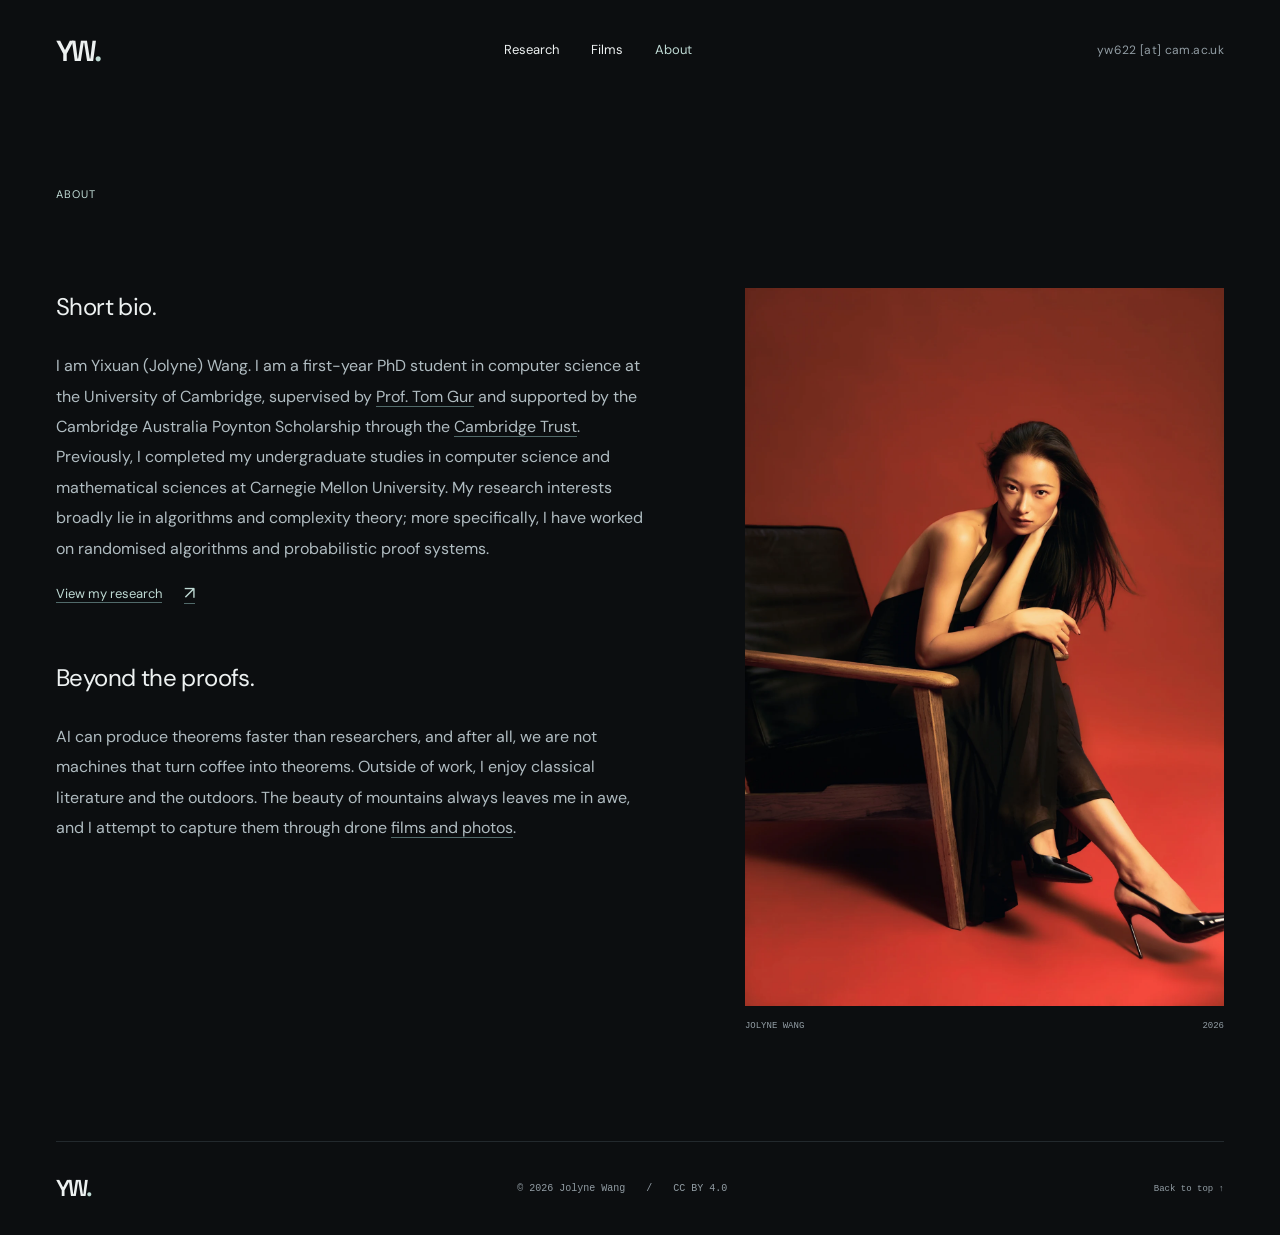
<file: about.html>
<!doctype html>
<html lang="en">
<head>
<meta charset="utf-8">
<meta name="viewport" content="width=device-width, initial-scale=1">
<meta name="theme-color" content="#090c0e">
<meta name="description" content="Yixuan Wang, Cambridge PhD student in theoretical computer science, supported by the Cambridge Australia Poynton Scholarship.">
<title>About — Yixuan Wang</title>
<link rel="icon" href="images/icon.png">
<link rel="preconnect" href="https://fonts.googleapis.com">
<link rel="preconnect" href="https://fonts.gstatic.com" crossorigin>
<link rel="stylesheet" href="https://fonts.googleapis.com/css2?family=DM+Sans:wght@400;450;500;600;700&amp;family=Space+Grotesk:wght@400;500;600;700&amp;display=swap">
<link rel="stylesheet" href="styles.css">
<script src="site.js" defer>
</script>
</head>
<body>
<a class="skip-link" href="#main">Skip to content</a>
<header class="site-header wrap">
<a class="wordmark" href="index.html" aria-label="Yixuan Wang home">YW<span class="mark-dot">.</span>
</a>
<nav aria-label="Main navigation">
<a href="index.html#research">Research</a>
<a href="index.html#films">Films</a>
<a href="about.html" aria-current="page">About</a>
</nav>
<span class="header-location">
yw622 [at] cam.ac.uk</span>
</header>
<main id="main" class="wrap">
<div class="page-heading">
<p class="eyebrow">About</p>
</div>
<section class="bio-grid" aria-label="Biography">
<div class="bio-copy">
<p class="lead">Short bio.</p>
<p class="research-bio">I am Yixuan (Jolyne) Wang. I am a first-year PhD student in computer science at the University of Cambridge, supervised by <a href="https://www.cst.cam.ac.uk/people/tg508">Prof. Tom Gur</a> and supported by the Cambridge Australia Poynton Scholarship through the <a href="https://www.cambridgetrust.org/">Cambridge Trust</a>. 
    Previously, I completed my undergraduate studies in computer science and mathematical sciences at Carnegie Mellon University. 
    My research interests broadly lie in algorithms and complexity theory; more specifically, I have worked on randomised algorithms and probabilistic proof systems. </p>
<a class="text-link" href="index.html#research"> View my research <span aria-hidden="true">↗</span>
</a>

<p class="lead"> Beyond the proofs. </p>
<p> AI can produce theorems faster than researchers, and after all, we are not machines that turn coffee into theorems. 
    Outside of work, I enjoy classical literature and the outdoors. The beauty of mountains always leaves me in awe, and I attempt
    to capture them through drone <a href="index.html#films">films and photos</a>. </p>
</div>
<figure class="portrait">
<img src="assets/yixuan-wang-portrait.webp" alt="Yixuan Wang seated in a wooden chair against a warm red backdrop" width="1400" height="2100">
<figcaption>
<span>JOLYNE WANG</span>
<span>2026</span>
</figcaption>
</figure>
</section>
</main>
<footer class="site-footer wrap">
<a class="wordmark" href="index.html">YW<span class="mark-dot">.</span>
</a>
<p>© <span data-year>2026</span> Jolyne Wang <span class="footer-divider">/</span>
<a href="https://creativecommons.org/licenses/by/4.0/">CC BY 4.0</a>
</p>
<a href="#main">Back to top ↑</a>
</footer>
</body>
</html>
</file>
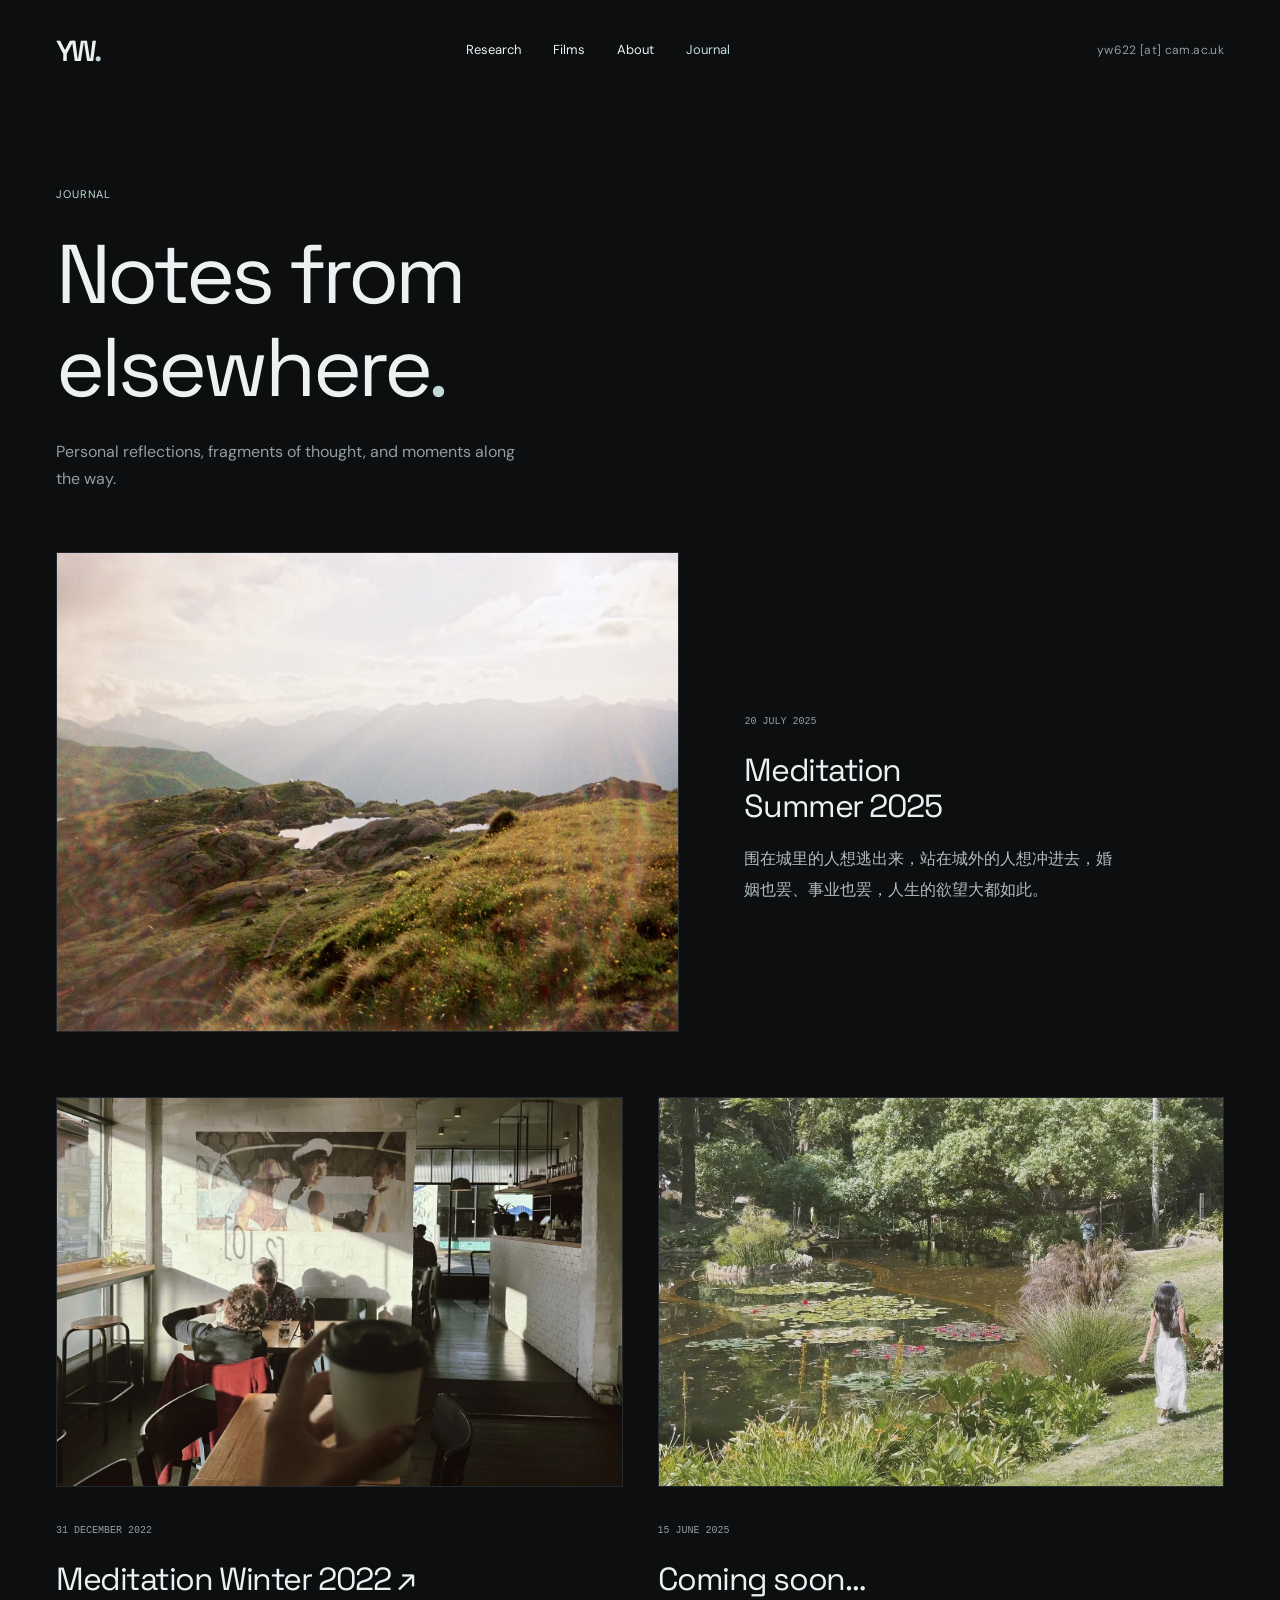
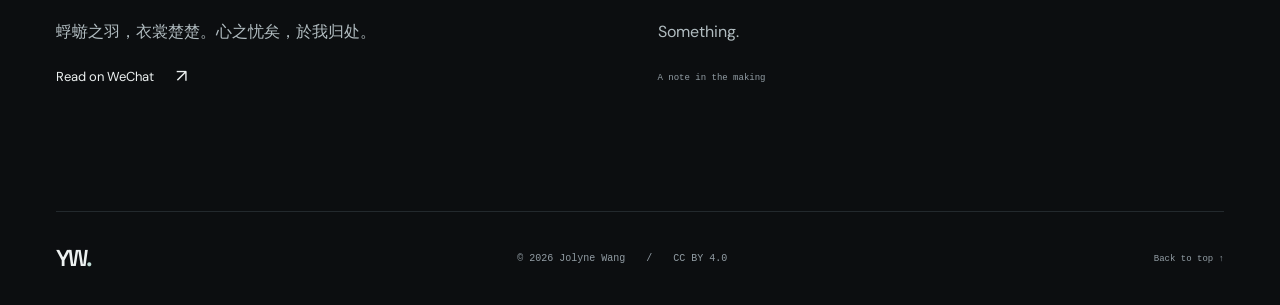
<file: blogs.html>
<!doctype html>
<html lang="en">
<head>
<meta charset="utf-8">
<meta name="viewport" content="width=device-width, initial-scale=1">
<meta name="theme-color" content="#090c0e">
<meta name="description" content="Personal notes, reflections, and photographs by Yixuan Wang.">
<title>Journal — Yixuan Wang</title>
<link rel="icon" href="images/icon.png">
<link rel="preconnect" href="https://fonts.googleapis.com">
<link rel="preconnect" href="https://fonts.gstatic.com" crossorigin>
<link rel="stylesheet" href="https://fonts.googleapis.com/css2?family=DM+Sans:wght@400;450;500;600;700&amp;family=Space+Grotesk:wght@400;500;600;700&amp;display=swap">
<link rel="stylesheet" href="styles.css">
<script src="site.js" defer>
</script>
</head>
<body>
<a class="skip-link" href="#main">Skip to content</a>
<header class="site-header wrap">
<a class="wordmark" href="index.html" aria-label="Yixuan Wang home">YW<span class="mark-dot">.</span>
</a>
<nav aria-label="Main navigation">
<a href="index.html#research">Research</a>
<a href="index.html#films">Films</a>
<a href="about.html">About</a>
<a href="blogs.html" aria-current="page">Journal</a>
</nav>
<span class="header-location">
yw622 [at] cam.ac.uk</span>
</header>
<main id="main" class="wrap">
<div class="page-heading">
<p class="eyebrow">Journal</p>
<h1>Notes from<br>elsewhere<span class="accent">.</span>
</h1>
<p>Personal reflections, fragments of thought, and moments along the way.</p>
</div>
<section class="journal-grid" aria-label="Journal entries">
<article class="journal-entry">
<img src="assets/IMG_8312.webp" alt="A photograph from Meditation Summer 2025" width="1400" height="933">
<div class="journal-text">
<time datetime="2025-07-20">20 JULY 2025</time>
<h2>Meditation<br>Summer 2025</h2>
<blockquote lang="zh">围在城里的人想逃出来，站在城外的人想冲进去，婚姻也罢、事业也罢，人生的欲望大都如此。</blockquote>
</div>
</article>
<article class="journal-entry">
<a href="https://mp.weixin.qq.com/s/1uEVZriVEkG-G4-3F7pQjw" aria-label="Read Meditation Winter 2022 on WeChat">
<img src="assets/7A57D047-832B-443D-8560-A5021E094FFF.webp" alt="A photograph from Meditation Winter 2022" loading="lazy" width="1400" height="933">
</a>
<div class="journal-text">
<time datetime="2022-12-31">31 DECEMBER 2022</time>
<h2>
<a href="https://mp.weixin.qq.com/s/1uEVZriVEkG-G4-3F7pQjw">Meditation Winter 2022 ↗</a>
</h2>
<blockquote lang="zh">蜉蝣之羽，衣裳楚楚。心之忧矣，於我归处。</blockquote>
<a class="text-link" href="https://mp.weixin.qq.com/s/1uEVZriVEkG-G4-3F7pQjw">Read on WeChat <span aria-hidden="true">↗</span>
</a>
</div>
</article>
<article class="journal-entry">
<img src="assets/IMG_9697.webp" alt="A photograph accompanying an upcoming journal entry" loading="lazy" width="1400" height="933">
<div class="journal-text">
<time datetime="2025-06-15">15 JUNE 2025</time>
<h2>Coming soon…</h2>
<blockquote>Something.</blockquote>
<span class="tag">A note in the making</span>
</div>
</article>
</section>
</main>
<footer class="site-footer wrap">
<a class="wordmark" href="index.html">YW<span class="mark-dot">.</span>
</a>
<p>© <span data-year>2026</span> Jolyne Wang <span class="footer-divider">/</span>
<a href="https://creativecommons.org/licenses/by/4.0/">CC BY 4.0</a>
</p>
<a href="#main">Back to top ↑</a>
</footer>
</body>
</html>
</file>
<file: styles.css>
:root {
  color-scheme:dark;

  --bg:#0c0e10;
  --panel:#101619;
  --ink:#edf1f1;
  --muted:#929da4;

  --line:#23292d;

  --accent:#bfdad4;
  --display:'Space Grotesk',sans-serif;
  --body:'DM Sans',sans-serif;
  --mono:ui-monospace,SFMono-Regular,Consolas,monospace

}

* {
  box-sizing:border-box
}
html {
  scroll-behavior:smooth;
  scroll-padding-top:35px
}
body {
  margin:0;
  background:var(--bg);
  color:var(--ink);
  font-family:var(--body);
  font-size:16px;
  line-height:1.65
}
a {
  color:inherit;
  text-decoration:none
}
button {
  font:inherit;
  color:inherit;
  cursor:pointer
}
a,button,summary {
   -webkit-tap-highlight-color:transparent
}
a:hover {
  color:var(--accent)
}
a:focus-visible,button:focus-visible,summary:focus-visible,video:focus-visible {
  outline:2px solid var(--accent);
  outline-offset:6px
}
::selection {
  background:var(--accent);
  color:var(--bg)
}
h1,h2,h3,p,figure,blockquote {
  margin:0
}
h1,h2,h3 {
  font-family:var(--display);
  font-weight:400;
  line-height:1.12;
  letter-spacing:-.045em
}
button {
  border:0
}
.wrap {
  width:min(1180px,calc(100% - 112px));
  margin:auto

}
.eyebrow {
  font:11px/1.8 var(--body);

  letter-spacing:.08em;
  text-transform:uppercase

}
.muted {
  color:var(--muted)
}
.accent,.mark-dot {
  color:var(--accent)
}
.skip-link {
  position:fixed;
  top:10px;
  left:10px;
  padding:12px;
  background:var(--accent);
  color:var(--bg);
  z-index:20;
  transform:translateY(-160%)
}
.skip-link:focus {
  transform:translateY(0)
}

.site-header {
  height:100px;

  display:flex;
  align-items:center;
  justify-content:space-between;
  gap:20px

}
.wordmark {
  font:600 29px/1 var(--display);
  letter-spacing:-.09em
}
.site-header nav {
  display:flex;
  gap:32px;
  font-size:13px
}
.site-header nav a {
  padding:12px 0
}
.site-header nav a[aria-current=page] {
  color:var(--accent)
}
.header-location {
  font:12px var(--body);
  color:var(--muted);
  letter-spacing:.03em

}
.hero {
  position:relative;

  min-height:660px;
  display:grid;
  grid-template-columns:1fr 1fr;
  align-items:center;

  gap:60px;

  padding-top:65px;

}
.hero-copy {
  position:relative;
  z-index:2;
  padding-bottom:20px
}
.hero-copy .eyebrow {
  color:var(--muted);

  white-space:normal;

  font-size:10px;

}
.hero h1 {
  font-size:clamp(80px,9vw,128px);

  letter-spacing:-.065em;

  line-height:.98;

  margin:30px 0;

}
.hero h1>span:first-of-type {
  color:#bec5c8;

}
.hero-intro {
  color:#aeb7bb;
  font-size:16px;
  line-height:1.8
}
.text-link {
  display:inline-flex;

  gap:22px;
  align-items:center;

  font-size:13px;
  padding:10px 0 10px;

  margin-top:4px

}
.text-link span {
  font-size:18px;

}
.hero-art {
  position:relative;
  min-width:0;

  padding-top:0;

}
.hero-film {
  position:relative;
  width:100%;

  height:380px;
  overflow:hidden;

  background:#151d21;

}
.hero-film video {
  width:100%;
  height:100%;
  object-fit:cover;

  filter:saturate(.65) brightness(.8);

}
.film-shade {
  pointer-events:none;
  position:absolute;
  inset:0;
  background:linear-gradient(0deg,#071010bb,transparent 50%)
}
.hero-film-caption {
  position:absolute;

  bottom:18px;

  left:18px;

  right:18px;
  display:flex;
  align-items:center;

  justify-content:flex-end;
  gap:10px

}
.motion-toggle {
  background:#0c1014a6;

  padding:8px 12px;
  font-size:10px;
  min-height:36px

}
.motion-toggle:hover {
  background:#243c38
}
.hero-bottom {
  position:relative;
  grid-column:1/-1;
  display:flex;
  justify-content:space-between;
  align-items:center;
  border-bottom:1px solid var(--line);

  padding:30px 0;

  margin-top:0;

  font:12px/1.8 var(--body);
  color:var(--muted)

}
.hero-bottom p span {
  margin:0 10px;
  color:#526269
}
.section {
  padding-top:110px;
  padding-bottom:110px
}
.section-heading>.eyebrow,.section-heading>div>.eyebrow {
  color:var(--muted);
  margin-bottom:25px

}
h2 {
  font-size:clamp(34px,3.6vw,50px);

}
.research-intro {
  display:grid;
  grid-template-columns:1.6fr 1fr;
  gap:100px;
  margin:44px 0 76px
}
.research-intro>p {
  font-size:17px;
  color:#b6bfc2;
  max-width:680px;
  line-height:1.9
}
.research-intro a:not(.funding a),.bio-copy a {
  text-decoration:underline;
  text-underline-offset:4px;
  text-decoration-color:#516a6a
}
.funding {
  border-left:1px solid var(--line);
  padding-left:32px
}
.funding>.eyebrow {
  color:var(--muted);
  font-size:9px
}
.funding p {
  font-size:17px;
  line-height:1.5;
  margin:10px 0
}
.funding a {
  font-size:12px;
  color:var(--accent)
}
.subsection-heading {
  display:flex;
  align-items:center;
  justify-content:space-between;
  padding:0 0 20px;
  border-bottom:1px solid var(--line)
}
.subsection-heading h3 {
  font:16px var(--body);
  letter-spacing:0
}
.paper {
  display:grid;

  grid-template-columns:1fr 130px;

  gap:40px;

  padding:42px 0;
  border-bottom:1px solid var(--line)

}
.paper-meta {
  display:flex;

  gap:20px;
  align-items:center;

  font:11px/1.6 var(--body);
  color:#a1adb1;
  flex-wrap:wrap

}
.tag {
  display:inline-block;

  color:var(--muted);

}
.paper h3 {
  font-size:30px;

  margin:16px 0;
  line-height:1.18;
  letter-spacing:-.035em

}
.authors {
  font-size:12px;
  color:#b5bec2;
  margin-bottom:20px
}
.paper-summary {
  font-size:14px;
  line-height:1.85;
  color:var(--muted);
  max-width:720px
}
.paper-action,.paper-status {
  justify-self:end;
  align-self:start;
  margin-top:5px;

  font:12px var(--body);
  white-space:nowrap

}
.paper-action {
  padding:0;

}
.paper-status {
  color:var(--muted);

  padding-top:0;

}
details {
  font-size:13px;
  color:#a9b6bb;
  max-width:720px;
  margin-top:20px
}
summary {
  cursor:pointer;
  list-style:none;

  font:12px var(--body);
  color:var(--accent);
  display:flex;
  gap:20px;
  align-items:center;
  width:fit-content;
  min-height:32px

}
summary::-webkit-details-marker {
  display:none
}
details[open] summary span {
  transform:rotate(45deg)
}
details p {
  padding:15px 0 0
}

.films-section {
  background:var(--bg);

}
.film-heading {
  display:grid;
  grid-template-columns:1fr 1fr;
  gap:100px;
  align-items:end
}
.film-heading>p {
  max-width:430px;
  color:var(--muted);
  font-size:15px;
  line-height:1.85;
  padding-bottom:5px
}
.film-toolbar {
  display:flex;
  justify-content:space-between;
  align-items:center;
  margin:55px 0 32px;
  border-bottom:1px solid var(--line);
  gap:20px
}
.filter-group {
  display:flex;
  gap:24px
}
.filter {
  position:relative;
  background:none;
  padding:15px 0;
  font-size:12px;
  color:var(--muted);
  min-height:44px
}
.filter.active {
  color:var(--accent)
}
.filter.active:after {
  content:'';
  position:absolute;
  bottom:-1px;
  height:1px;
  background:var(--accent);
  left:0;
  right:0
}
.film-toolbar>.eyebrow {
  font-size:10px;
  color:var(--muted)

}
.film-grid {
  display:grid;
  grid-template-columns:1fr 1fr;
  gap:35px 25px
}
.film-card {
  min-width:0
}
.film-card[hidden] {
  display:none
}
.film-card.wide {
  grid-column:1/-1
}
.film-card video {
  display:block;
  width:100%;
  aspect-ratio:16/9;
  object-fit:cover;

  background:#151d21;

}
.film-card.wide video {
  aspect-ratio:2.15
}
.film-card figcaption {
  display:flex;
  justify-content:space-between;
  gap:15px;
  margin-top:14px;
  font-size:13px
}
.film-card figcaption>span:last-child {
  font:11px/1.8 var(--body);
  color:var(--muted)

}
.film-note {
  font-size:11px;
  color:var(--muted);
  margin-top:35px
}
.quote {
  max-width:820px;
  margin:100px auto 0;
  text-align:center;
  font-family:var(--display);
  font-size:22px;
  line-height:1.6;
  color:#b7c1c6;
  letter-spacing:-.025em
}
.quote cite {
  display:block;
  font:9px var(--mono);
  text-transform:uppercase;
  letter-spacing:.14em;
  margin-top:28px;
  color:#84969b
}
.personal-links {
  display:grid;
  grid-template-columns:1fr 1fr;
  gap:60px
}
.personal-links>a {
  border-top:1px solid var(--line);
  padding-top:25px
}
.personal-links .eyebrow {
  font-size:9px;
  color:var(--muted)
}
.personal-links h2 {
  font-size:31px;
  margin-top:20px
}
.site-footer {
  border-top:1px solid var(--line);
  display:flex;
  align-items:center;
  justify-content:space-between;
  gap:30px;
  padding-top:35px;
  padding-bottom:35px;
  font:10px/1.8 var(--mono);
  color:var(--muted)
}
.site-footer .wordmark {
  color:var(--ink);
  font-size:23px
}
.footer-divider {
  padding:0 15px
}
.site-footer>a:last-child {
  font-size:9px
}

.page-heading {
  padding-top:85px;
  padding-bottom:60px
}
.page-heading .eyebrow {
  color:var(--accent);
  margin-bottom:23px
}
.page-heading h1 {
  font-size:clamp(58px,6.5vw,88px);

}
.page-heading>p:last-child:not(.eyebrow) {
  max-width:480px;
  color:var(--muted);
  margin-top:25px
}
.bio-grid {
  display:grid;
  grid-template-columns:1.25fr 1fr;
  gap:90px;
  padding-bottom:110px;
  align-items:start
}
.bio-copy p {
  color:#b0bcc1;
  margin:0 0 25px;
  font-size:16px;
  line-height:1.9
}
.bio-copy .lead {
  font-size:24px;
  line-height:1.6;
  color:var(--ink);
  letter-spacing:-.025em
}
.bio-copy h2 {
  font-size:26px;
  margin:45px 0 18px
}
.portrait img {
  width:100%;
  height:auto;
  display:block;
}
.portrait figcaption {
  font:9px var(--mono);
  color:var(--muted);
  margin-top:15px;
  display:flex;
  justify-content:space-between
}
.bio-copy .research-bio {
  margin-bottom:5px
}
.bio-copy .text-link {
  color:var(--accent);
  margin-top:0;
  margin-bottom:40px
}
.journal-grid {
  display:grid;
  grid-template-columns:1fr 1fr;
  gap:65px 35px;
  padding-bottom:110px
}
.journal-entry:first-child {
  grid-column:1/-1;
  display:grid;
  grid-template-columns:1.3fr 1fr;
  align-items:center;
  gap:65px
}
.journal-entry img {
  display:block;
  height:auto;
  width:100%;
  aspect-ratio:1.45;
  object-fit:cover;
  border:1px solid var(--line)
}
.journal-entry:first-child img {
  aspect-ratio:1.3
}
.journal-entry .journal-text {
  padding-top:28px
}
.journal-entry time {
  font:10px var(--mono);
  color:var(--muted)
}
.journal-entry h2 {
  font-size:32px;
  margin:20px 0
}
.journal-entry blockquote {
  font-size:16px;
  line-height:1.9;
  color:#b1bcc0;
  max-width:380px
}
.journal-entry .tag {
  font:9px var(--mono);
  margin-top:25px
}
.journal-entry a:hover img {
  filter:brightness(1.1)
}

@media(min-width:1500px) {
  .hero {
  min-height:730px
}
.hero-film {
  height:410px
}

}

@media(max-width:1000px) {
  .wrap {
  width:calc(100% - 64px)
}
.header-location {
  display:none
}
.hero {
  min-height:620px;
  gap:15px
}
.hero-copy .eyebrow {
  font-size:10px;
  letter-spacing:.05em
}
.hero h1 {
  font-size:94px
}
.hero-film {
  height:370px
}
.hero-film-caption {
  left:16px;
  right:16px;
  bottom:18px
}
.research-intro,.film-heading {
  gap:50px
}
.paper {
  grid-template-columns:1fr 100px;
  gap:15px
}
.paper h3 {
  font-size:28px
}
.bio-grid {
  gap:45px
}
.journal-entry:first-child {
  gap:35px
}

}

@media(max-width:700px) {
  .wrap {
  width:calc(100% - 40px)
}
.site-header {
  height:82px;
  gap:15px
}
.wordmark {
  font-size:25px
}
.site-header nav {
  gap:17px;
  font-size:11px
}
.hero {
  grid-template-columns:1fr;
  padding-top:45px;
  gap:10px
}
.hero-copy .eyebrow {
  font-size:9px;
  white-space:normal;
  letter-spacing:.07em
}
.hero h1 {
  font-size:clamp(78px,21vw,120px);
  margin:28px 0
}
.hero-intro {
  font-size:15px
}
.hero-copy {
  padding-bottom:10px
}
.hero-art {
  padding-top:20px;
  width:100%;
  margin:auto
}
.hero-film {
  height:280px
}
.hero-bottom {
  margin-top:25px;
  padding:24px 0;
  display:block;
  font-size:9px
}
.hero-bottom p span {
  margin:0 5px
}
.section {
  padding-top:70px;
  padding-bottom:70px
}
.section-heading .eyebrow {
  margin-bottom:20px
}
h2 {
  font-size:36px
}
.research-intro {
  grid-template-columns:1fr;
  gap:30px;
  margin:28px 0 45px
}
.research-intro>p {
  font-size:15px
}
.funding {
  padding-left:20px
}
.funding p {
  font-size:16px
}
.subsection-heading h3 {
  font-size:14px
}
.paper {
  grid-template-columns:1fr;
  gap:10px;
  padding:28px 0
}
.paper h3 {
  font-size:25px
}
.paper-meta {
  gap:12px;
  font-size:10px
}
.paper-action,.paper-status {
  grid-column:1;
  justify-self:start;
  margin:10px 0 0
}
.paper-summary {
  font-size:13px
}
.authors {
  font-size:11px
}
.desktop-break {
  display:none
}
.film-heading {
  grid-template-columns:1fr;
  gap:25px
}
.film-heading>p {
  font-size:14px
}
.film-toolbar {
  margin-top:30px
}
.filter-group {
  gap:20px
}
.filter {
  font-size:11px
}
.film-toolbar>.eyebrow {
  display:none
}
.film-grid {
  grid-template-columns:1fr;
  gap:28px
}
.film-card.wide {
  grid-column:auto
}
.film-card.wide video {
  aspect-ratio:16/9
}
.film-card figcaption {
  font-size:11px;
  gap:10px
}
.film-card figcaption>span:last-child {
  font-size:8px
}
.quote {
  font-size:19px;
  margin-top:65px
}
.personal-links {
  grid-template-columns:1fr;
  gap:45px
}
.personal-links h2 {
  font-size:29px
}
.site-footer {
  flex-wrap:wrap;
  gap:20px;
  padding-block:28px
}
.site-footer>p {
  font-size:8px
}
.footer-divider {
  padding:0 5px
}
.site-footer>a:last-child {
  display:none
}
.page-heading {
  padding-top:60px;
  padding-bottom:40px
}
.page-heading h1 {
  font-size:64px
}
.bio-grid {
  grid-template-columns:1fr;
  gap:40px;
  padding-bottom:70px
}
.bio-copy .lead {
  font-size:22px
}
.bio-copy p {
  font-size:15px
}
.portrait {
  max-width:440px;
  grid-row:1;
}
.journal-grid {
  grid-template-columns:1fr;
  gap:50px;
  padding-bottom:70px
}
.journal-entry:first-child {
  grid-column:auto;
  display:block
}
.journal-entry:first-child img {
  aspect-ratio:1.45
}
.journal-entry h2 {
  font-size:29px
}
.journal-entry .journal-text {
  padding-top:20px
}

}

@media(prefers-reduced-motion:reduce) {
  html {
  scroll-behavior:auto
}
*,*::before,*::after {
  animation:none!important;
  transition:none!important
}

}

/* Keep media contained within the page. */
main {
  overflow-x: clip;
}

/* A full-bleed landscape film blends into the introduction on desktop. */
@media (min-width: 1100px) {
  .hero {
    --hero-gutter: max(56px, calc((100% - 1180px) / 2));
    width: 100%;
    min-height: 0;
    padding-top: 0;
    grid-template-columns: 1fr;
    gap: 0;
    isolation: isolate;
  }

  .hero-copy {
    width: min(360px, 30vw);
    min-height: max(540px, 37.5vw);
    margin-left: var(--hero-gutter);
    padding: 48px 0;
    display: flex;
    flex-direction: column;
    justify-content: center;
    align-items: flex-start;
  }

  .hero h1 {
    font-size: clamp(80px, 7.5vw, 112px);
  }

  .hero-copy .eyebrow {
    max-width: 280px;
  }

  .hero-art {
    position: absolute;
    top: max(0px, calc((540px - 37.5vw) / 2));
    left: 33.333333%;
    width: 66.666667%;
    padding: 0;
    z-index: 1;
  }

  .hero-film {
    height: auto;
    aspect-ratio: 16 / 9;
    background: var(--bg);
  }

  .hero-film video {
    display: block;
    object-position: center;
  }

  .film-shade {
    background:
      linear-gradient(90deg, var(--bg) 0%, rgba(12, 14, 16, .85) 8%, rgba(12, 14, 16, .35) 22%, transparent 40%),
      linear-gradient(0deg, rgba(12, 14, 16, .35), transparent 30%);
  }

  .hero-film-caption {
    right: 28px;
    bottom: 22px;
  }

  .hero-bottom {
    width: min(1180px, calc(100% - 112px));
    margin: 0 auto;
  }
}

/* Film collection and photography view. */
[data-category][hidden] {
  display:none;
}
.film-feature {
  grid-column:1/-1;
  display:grid;
  grid-template-columns:minmax(0,1fr) minmax(0,1fr);
  gap:25px;
  align-items:center;
}
.film-feature .quote {
  margin:0;
  padding:35px;
  text-align:left;
}
.film-stack {
  display:grid;
  gap:35px;
  min-width:0;
}
.photography-placeholder {
  padding:100px 0;
  text-align:center;
  color:var(--muted);
  font-family:var(--display);
  font-size:24px;
}
@media(max-width:700px) {
  .film-feature {
    grid-template-columns:1fr;
    gap:28px;
  }
  .film-feature .quote {
    padding:20px 0;
  }
  .film-stack {
    gap:28px;
  }
}
</file>
